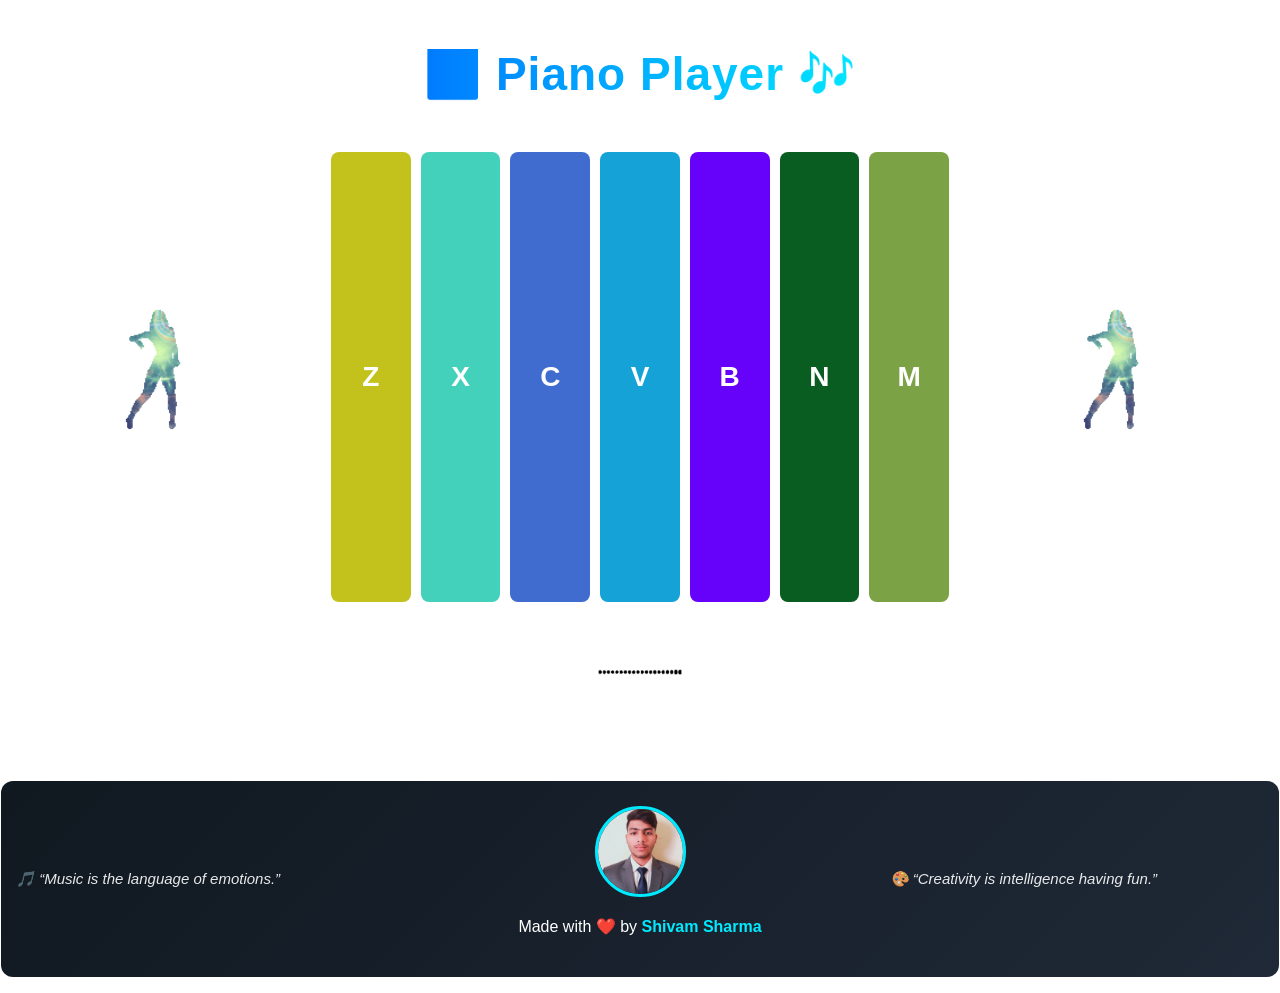
<file: index.html>
<!DOCTYPE html>
<html lang="en">
<head>
  <meta charset="UTF-8">
  <meta name="viewport" content="width=device-width, initial-scale=1.0">
  <title>Piano Player</title>
  <link rel="icon" href="./asset/piano.png">
  <link rel="stylesheet" href="index.css">
</head>
<body>

<!--!Header section-->
 <header> <h1 class="title">🎹 Piano Player 🎶</h1></header>
 <div class="play-area">
  <div class="gif-left">
    <img src="./asset/gifs/aga.gif" alt="gif">
  </div>

  <div class="piano-container">
    <!-- Tumhare piano keys yahi generate ho rahe hain -->
  </div>

  <div class="gif-right">
    <img src="./asset/gifs/aga.gif" alt="gif">
  </div>
</div>

<div class="dance-audio-emoji">
 <img src="./asset/gifs/audio-22816_256.gif"height="100px" width="180px" alt="gif" >
</div>
   

  <script src="index.js"></script>



<!--& Footer section -->

 <footer class="footer">
  <div class="quote quote-left">
    🎵 “Music is the language of emotions.”
  </div>

  <div class="footer-center">
    <img src="./asset/piano.png" alt="Shivam Sharma" class="profile-img">
    <p>Made with ❤️ by <span>Shivam Sharma</span></p>
  </div>

  <div class="quote quote-right">
    🎨 “Creativity is intelligence having fun.”
  </div>
</footer>
</body>
</html>














































<!-- <!DOCTYPE html>
<html lang="en">
<head>
  <meta charset="UTF-8">
  <meta name="viewport" content="width=device-width, initial-scale=1.0">
  <title>Random Color Guitar</title>
  <link rel="icon" type="icon" href="./asset/piano.png">
  <style>

    body {
      display: flex;
      flex-wrap: wrap;
      gap: 10px;
      padding: 20px;
      background: white;
    }
    .box {
      width: 136px;
      height: 650px;
      border-radius: 8px;
      cursor: pointer;
      font-size: 30px; 
      color: white;
      font-weight: bold;
    }
  </style>
</head>
<body>
  <script>
    // Function to generate random color
    function getRandomColor() {
      // Random hex color
      let letters = "0123456789ABCDEF";
      let color = "#";
      for (let i = 0; i < 6; i++) {
        color += letters[Math.floor(Math.random() * 16)];
      }
      return color;
    }

  // Piano notes array (audio file paths)
  const sounds = [
    "./asset/cinematic-piano-note-362716.mp3",
    "./asset/d6-82020.mp3",
    "./asset/g6-82013.mp3",
    "./asset/do-80236.mp3",
    "./asset/guit-91472.mp3",
    "./asset/toy-piano-87353.mp3",
    "./asset/2-notes-octave-guitar-83275.mp3",
    "./asset/scale-d6-106129.mp3",
    "./asset/piano-chord-6-97900.mp3",
    "./asset/a3-101081.mp3",

  ];

    // Assign keys for piano (10 keys)
  const keys = ["A","S","D","F","G","H","J","K","L",";"];

  
    // Create 10 boxes
    let boxes = [];
    for (let i = 0; i < 10; i++) {
      let div = document.createElement("div");
      div.classList.add("box");

      // Set initial random color
      div.style.backgroundColor = getRandomColor();
       div.textContent = keys[i]; // show which key controls it
    

      // On click → change to new random color
      div.addEventListener("mouseenter", function() {
        div.style.backgroundColor = getRandomColor();
        let audio = new Audio(sounds[i]);
        audio.play();
      });

      // Add to body
      document.body.appendChild(div);
    }
      document.addEventListener("keydown", (event) => {
    let index = keys.indexOf(event.key.toUpperCase());
    if (index !== -1) {
      let audio = new Audio(sounds[index]);
      audio.play();
      boxes[index].style.backgroundColor = getRandomColor();
    }
  });
  </script>

</body>

</html>
 -->
</file>
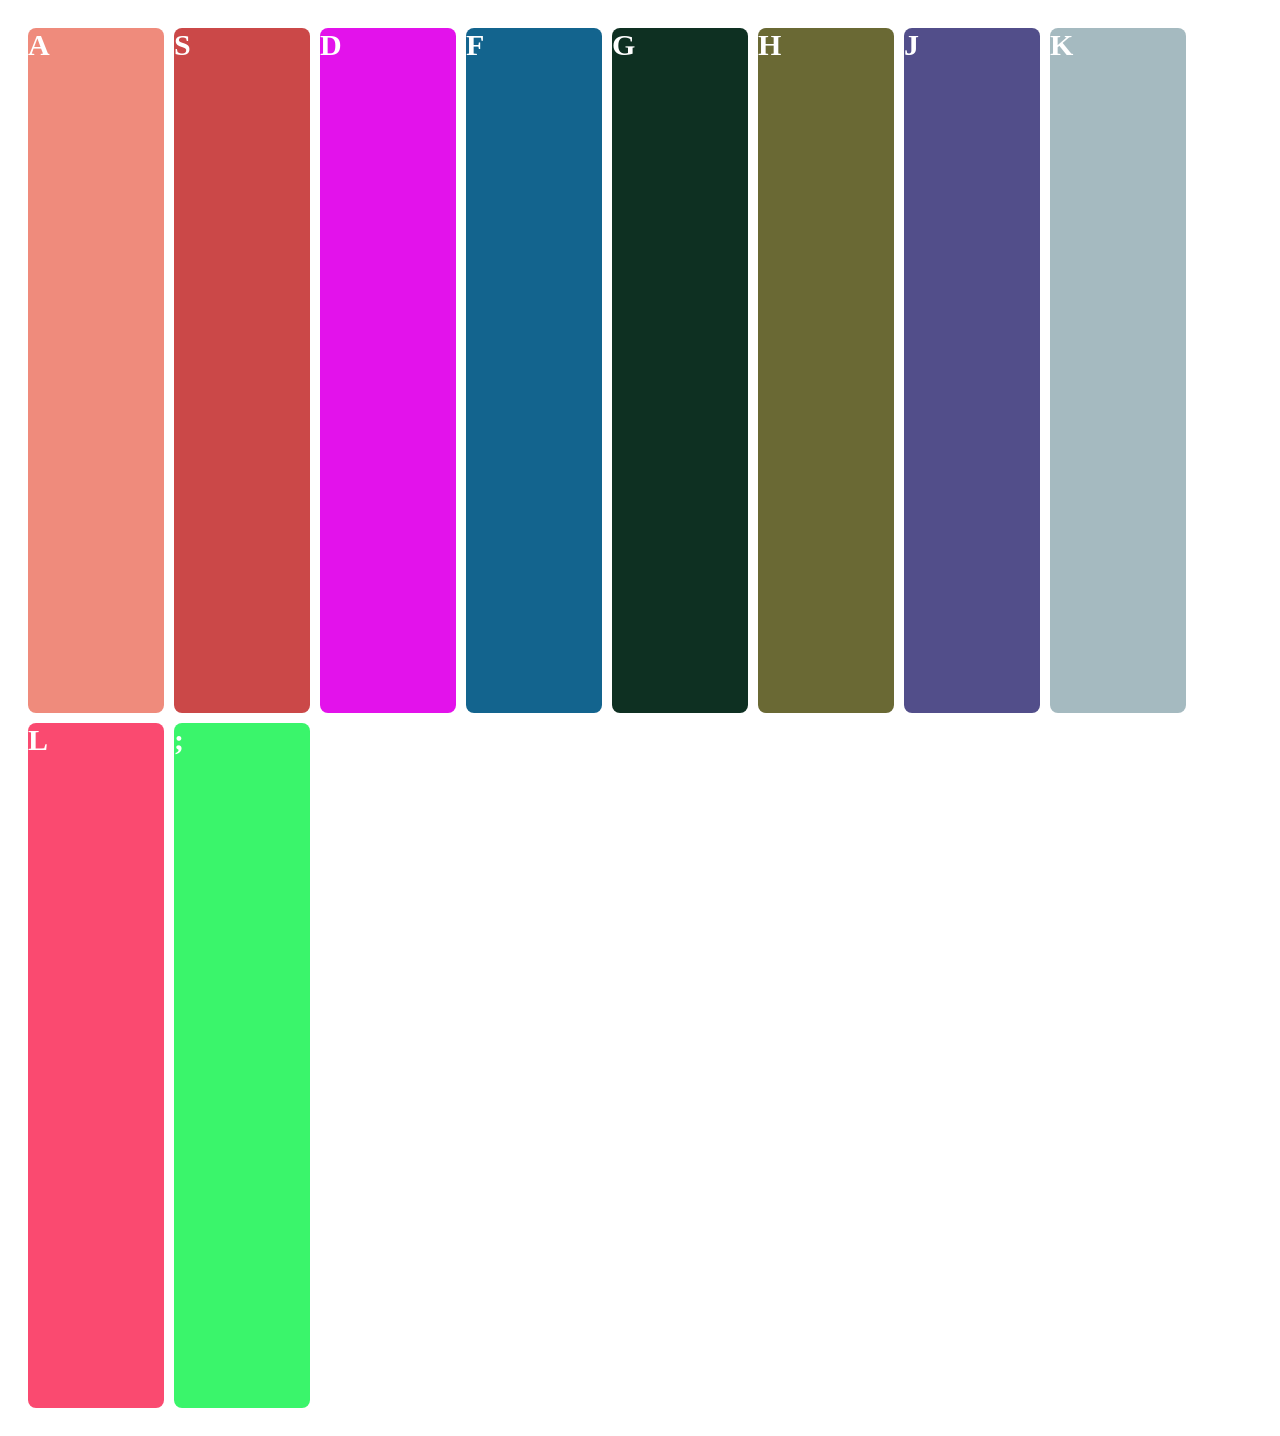
<file: Guitar.html>
<!DOCTYPE html>
<html lang="en">
<head>
  <meta charset="UTF-8">
  <meta name="viewport" content="width=device-width, initial-scale=1.0">
  <title>Random Color Guitar</title>
  <link rel="icon" type="icon" href="./asset/piano.png">
  <style>
    body {
      display: flex;
      flex-wrap: wrap;
      gap: 10px;
      padding: 20px;
      background: white;
    }
    .box {
      width: 136px;
      height: 685px;
      border-radius: 8px;
      cursor: pointer;
      font-size: 30px; 
      color: white;
      font-weight: bold;
    }
  </style>
</head>
<body>
  
  <script>
    // Function to generate random color
    function getRandomColor() {
      // Random hex color
      let letters = "0123456789ABCDEF";
      let color = "#";
      for (let i = 0; i < 6; i++) {
        color += letters[Math.floor(Math.random() * 16)];
      }
      return color;
    }

    
  // Piano notes array (audio file paths)
  const sounds = [
    "./asset/cinematic-piano-note-362716.mp3",
    "./asset/d6-82020.mp3",
    "./asset/g6-82013.mp3",
    "./asset/do-80236.mp3",
    "./asset/guit-91472.mp3",
    "./asset/toy-piano-87353.mp3",
    "./asset/2-notes-octave-guitar-83275.mp3",
    "./asset/scale-d6-106129.mp3",
    "./asset/piano-chord-6-97900.mp3",
    "./asset/a3-101081.mp3",

  ];

    // Assign keys for piano (10 keys)
  const keys = ["A","S","D","F","G","H","J","K","L",";"];

    // Create 10 boxes
    let boxes = [];
    for (let i = 0; i < 10; i++) {
      let div = document.createElement("div");
      div.classList.add("box");

      // Set initial random color
      div.style.backgroundColor = getRandomColor();
       div.textContent = keys[i]; // show which key controls it
    

      // On click → change to new random color
      div.addEventListener("mouseenter", function() {
        div.style.backgroundColor = getRandomColor();
        let audio = new Audio(sounds[i]);
        audio.play();
      });

      // Add to body
      document.body.appendChild(div);
    }
      document.addEventListener("keydown", (event) => {
    let index = keys.indexOf(event.key.toUpperCase());
    if (index !== -1) {
      let audio = new Audio(sounds[index]);
      audio.play();
      boxes[index].style.backgroundColor = getRandomColor();
    }
  });
  </script>

</body>
</html>
</file>
<file: index.css>
body {
  display: flex;
  flex-direction: column;
  align-items: center;
  gap: 20px;
  padding: 8px;
  background: white;
  font-family: sans-serif;
}
.title {
  font-family: "Poppins", sans-serif;
  font-size: 46px;
  font-weight: 800;
  letter-spacing: 1px;

  background: linear-gradient(90deg, #007BFF, #00E5FF);
  -webkit-background-clip: text;
  -webkit-text-fill-color: transparent;
}


.piano-container {
  display: flex;
  gap: 10px;
  justify-content: center;
  flex-wrap: wrap;
}

.box {
  width: 110px;
  height: 450px;
  border-radius: 8px;
  cursor: pointer;
  font-size: 28px;
  color: white;
  font-weight: bold;
  display: flex;
  justify-content: center;
  align-items: center;
  user-select: none;
  transition: 0.2s;
}

.box:active {
  transform: scale(1.05);
}

/************ FOOTER ************/
.footer {
  width: 100%;
  display: flex;
  align-items: center;
  justify-content: space-between;
  padding: 25px 15px;
  background: linear-gradient(135deg, #101820, #1f2937);
  color: white;
  border-radius: 12px;
  margin-top: 35px;
  flex-wrap: wrap;
}

.footer-center {
  text-align: center;
}

.profile-img {
  width: 85px;
  height: 85px;
  object-fit: cover;
  border-radius: 50%;
  border: 3px solid #00eaff;
  transition: 0.3s;
}

.profile-img:hover {
  transform: scale(1.12);
}

.footer span {
  font-weight: bold;
  color: #00eaff;
}

.quote {
  width: 30%;
  font-size: 15px;
  font-style: italic;
  opacity: 0.9;
}


/************ RESPONSIVE ************/

/* Tablet */
@media (max-width: 900px) {
  .box {
    width: 80px;
    height: 300px;
    font-size: 22px;
  }
}

/* Mobile */
@media (max-width: 600px) {
  .box {
    width: 60px;
    height: 340px;
    font-size: 16px;
  }

  .footer {
    flex-direction: column;
    gap: 12px;
    padding: 15px 10px;
    text-align: center;
  }

  .quote {
    width: 100%;
    font-size: 13px;
  }

  .profile-img {
    width: 60px;
    height: 60px;
  }

  .title {
    font-size: 24px;
  }
}

/* Very Small Screens */
@media (max-width: 380px) {
  .box {
    width: 50px;
    height: 130px;
    font-size: 14px;
  }
}




/*! =============Gif styling part==================  */
.play-area {
  width: 100%;
  display: flex;
  flex-direction: row; /* Force horizontal */
  justify-content: center;
  align-items: center;
  gap: 25px;
  overflow-x: auto;
}

/* GIF styling */
.gif-left img,.gif-right img {
  width: 290px;
  height: auto;
  border-radius: 10px;
  animation: wiggle 2.5s infinite ease-in-out;
}

/* Piano stays centered */
.piano-container {
  display: flex;
  flex-wrap: nowrap;
  gap: 10px;
  justify-content: center;
  overflow-x: auto;
}

/* Animation */
@keyframes wiggle {
  0% { transform: translateY(0px); }
  50% { transform: translateY(-10px); }
  100% { transform: translateY(0px); }
}

/* Mobile: hide GIFs */
@media (max-width: 780px) {
  .gif-left,
  .gif-right {
    display: none;
  }
  .play-area {
    justify-content: center;
  }
}

/*!=========== mobile view emojis ============*/
.dance-audio-emoji img {
  width: 100px;
  height: auto;
}

/* Default (Desktop) */
.dance-audio-emoji::before,
.dance-audio-emoji::after {
  display: none;
}

/* Mobile View */
@media (max-width: 768px) {
  .dance-audio-emoji {
    display: inline-flex;
    align-items: center;
    justify-content: center;
    gap: 10px;
  }

  .dance-audio-emoji::before,
  .dance-audio-emoji::after {
    content: "";
    width: 100px;
    height: 100px;
    display: inline-block;
    background-image: url("./asset/gifs/dance-21966_256.gif");
    background-size:cover;
    background-repeat: no-repeat;
    background-position: center;
  }
}
</file>
